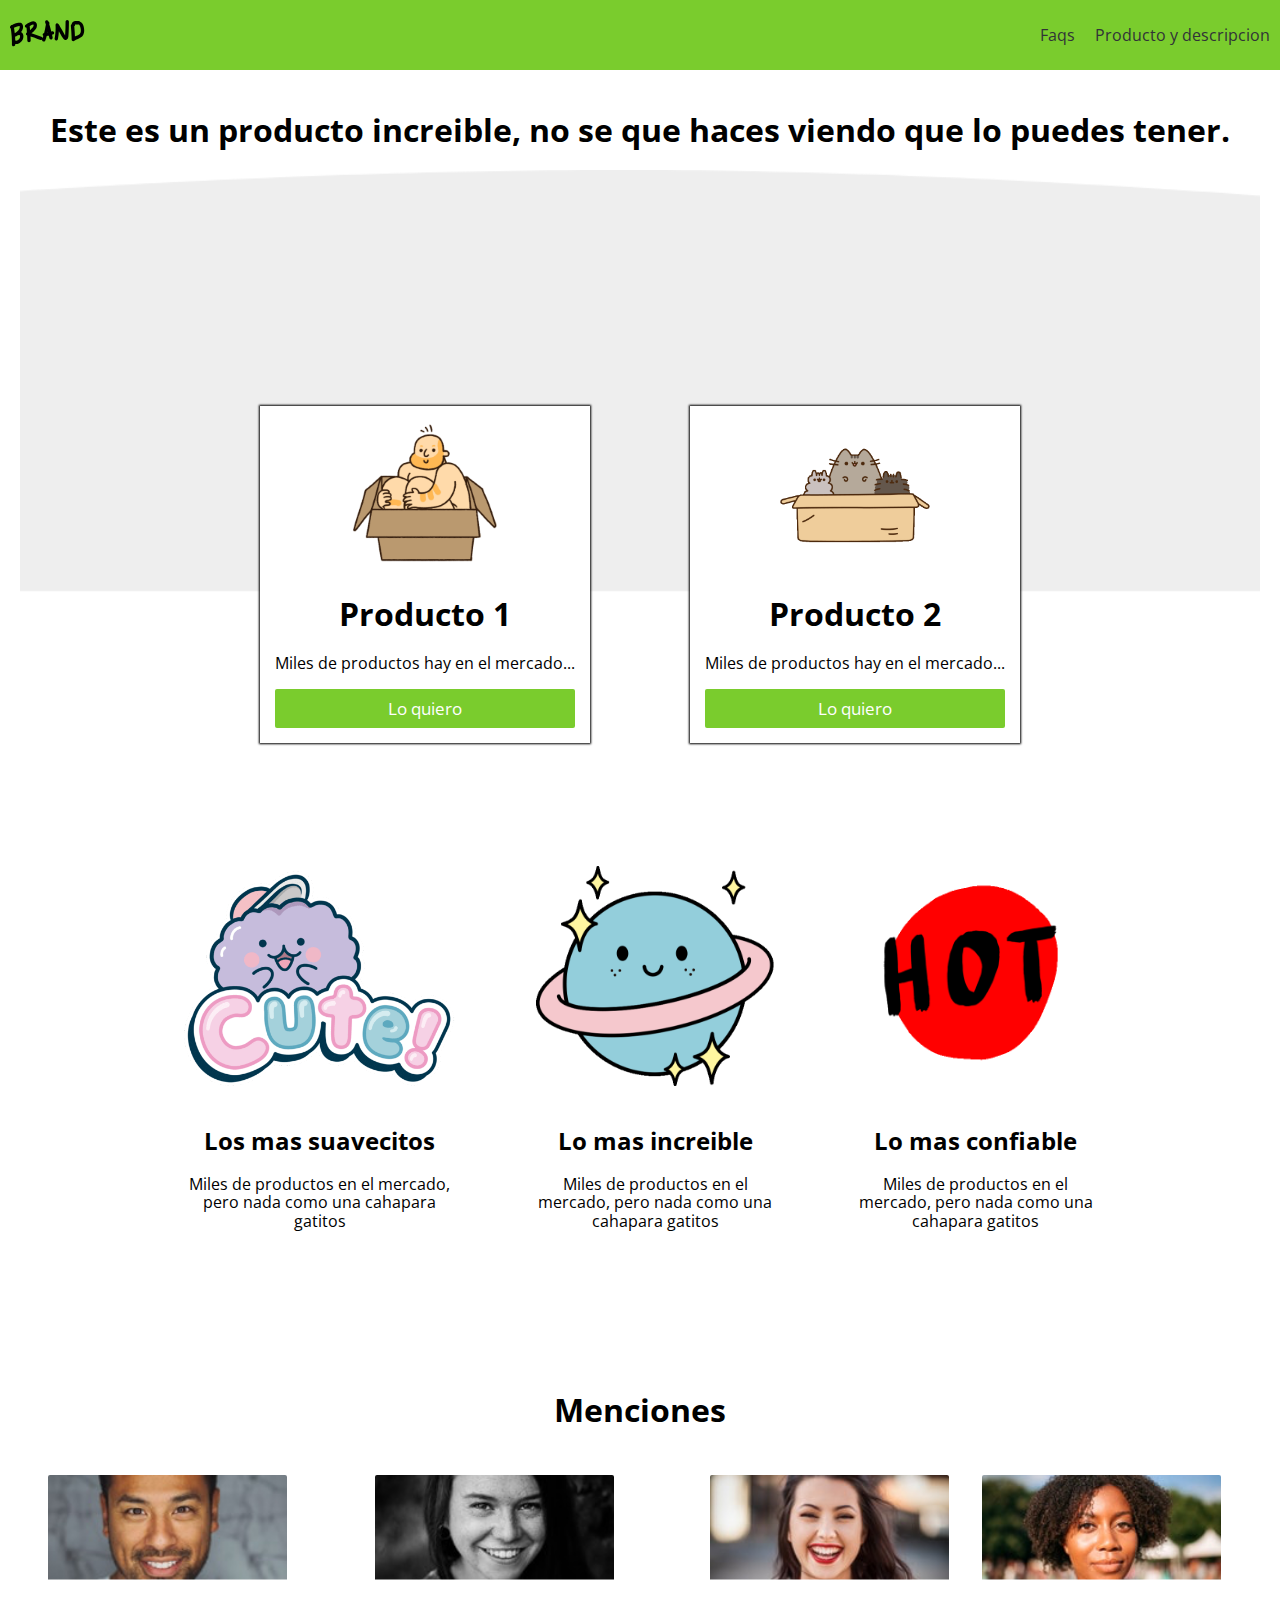
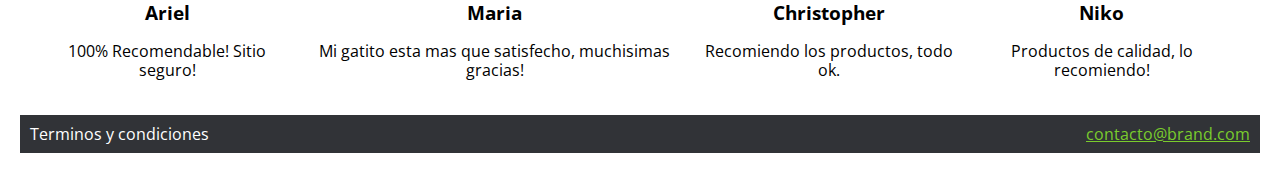
<file: index.html>
<!DOCTYPE html>
<html lang="es">
<head>
    <meta charset="UTF-8">
    <meta name="description" content="Este es un sitio de producto genial">
    <link rel="stylesheet" href="css/animation.css">
    <link rel="stylesheet" href="css/normalize.css">
    <link rel="stylesheet" href="css/estilos.css">
    <link rel="stylesheet" href="css/mobile.css">
    <title>Brand</title>
</head>
<body>
   <!--- Aqui empieza el navbar -->
  <nav class="fadeInDown">
    <div class="brand_image">
        <a href="index.html"><img src="images/logo.png" alt=""></a>
   </div>
   <div class="nav_options">
        <ul>
            <li><a href="#">Faqs</a></li>
            <li><a href="producto.html">Producto y descripcion</a></li>
        </ul>
    </div>
  </nav>
   <!---Aqui acaba el navbar -->
<div class="main_section fadeIn">
    <h1>
      Este es un producto increible, no se que haces viendo que lo puedes tener.
    </h1>
<!--- Inicio Productos -->
<div class="productos">
   <div class="products fadeInUp">
        <div class="content">
            <div class="img-product">
               <img src="images/box1.png" alt="">
            </div>
            <h1>Producto 1</h1>
            <p>Miles de productos hay en el mercado...</p>
            <a href="venta.html">
              <button class="main_button">
              Lo quiero</button>
            </a>
    </div>
</div>
<div class="products fadeInUp">
    <div class="content">
        <div class="img-product">
           <img src="images/box2.png" alt="">
           </div>
           <h1>Producto 2</h1>
           <p>Miles de productos hay en el mercado...</p>
           <a href="venta.html">
             <button class="main_button">
             Lo quiero</button>
           </a>
     </div>
   </div>
</div>
<!--- Fin de productos -->
<!--- Inicio Caracteristicas -->
<section>
<div class="caracteristicas">
      <div class="caracts">
        <div class="content2">
          <div class="img_content">
            <img src="images/b1.png"alt="">
          </div>
          <h2>Los mas suavecitos</h2>
          <p>Miles de productos en el mercado, pero nada como una cahapara gatitos</p>
        </div>
     </div>

     <div class="caracts">
        <div class="content2">
          <div class="img_content">
            <img src="images/b2.png"alt="">
          </div>
          <h2>Lo mas increible</h2>
          <p>Miles de productos en el mercado, pero nada como una cahapara gatitos</p>
        </div>
      </div>

      <div class="caracts">
        <div class="content2">
          <div class="img_content">
            <img src="images/b3.png"alt="">
          </div>
          <h2>Lo mas confiable</h2>
          <p>Miles de productos en el mercado, pero nada como una cahapara gatitos</p>
        </div>
      </div>
     </div>
    </section>
<!--- Fin de Caracteristicas -->
<!--- Inicio Menciones -->
<section>
<div class="title_mencion">
  <h1>Menciones</h1>
</div>
<div class="menciones" >
  <div class="mencion">
    <div class="content">
      <div class="image">
        <img src="images/p1.png"alt="">
      </div>
      <h3>Ariel</h3>
      <p>100% Recomendable! Sitio seguro!</p>
    </div>
  </div>
  <div class="mencion">
    <div class="content">
      <div class="image">
        <img src="images/p2.png"alt="">
      </div>
      <h3>Maria</h3>
      <p>Mi gatito esta mas que satisfecho, muchisimas gracias!</p>
    </div>
  </div>
  <div class="mencion">
    <div class="content">
      <div class="image">
        <img src="images/p3.png"alt="">
      </div>
      <h3>Christopher</h3>
      <p>Recomiendo los productos, todo ok.</p>
    </div>
  </div>
  <div class="mencion">
    <div class="content">
      <div class="image">
        <img src="images/p4.png"alt="">
      </div>
      <h3>Niko</h3>
      <p>Productos de calidad, lo recomiendo!</p>
    </div>
  </div>
</div>
</section>
<!--- Fin de Menciones -->
<!--- FOOTER -->
<footer>
  <div class="option">Terminos y condiciones</div>
  <div class="option contact"><a href="mailto:contacto@brand.com">contacto@brand.com</a></div>
</footer>
<!--- FOOTER -->
<script src="scripts/script.js"></script>
</body>
</html>
</file>
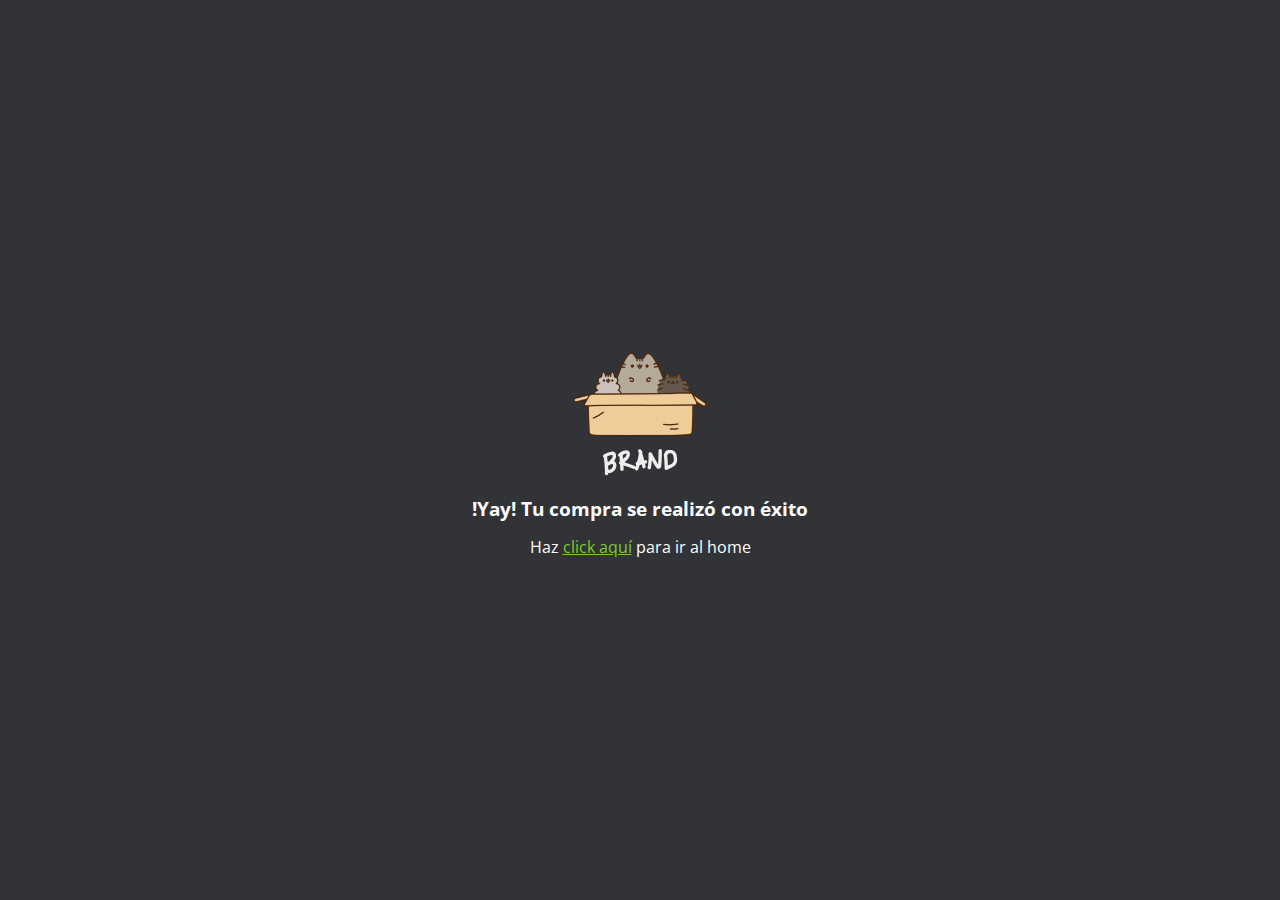
<file: exito.html>
<!DOCTYPE html>
<html lang="es" dir="ltr">
  <head>
    <meta charset="utf-8">
    <meta name="description" content="Este es un sitio de producto genial">
    <link rel="stylesheet" href="css/normalize.css">
    <link rel="stylesheet" href="css/estilos.css">
    <link rel="stylesheet" href="css/animation.css">
    <link rel="stylesheet" href="css/paypal.css">
    <title>Exito</title>
  </head>
  <body>
  <div class="content_paypal">
    <img src="images/box_brand.png" alt="">
    <h3>!Yay! Tu compra se realizó con éxito</h3>
    <p>Haz <a href="index.html">click aquí</a> para ir al home</p>

  </div>
  </body>
</html>
</file>
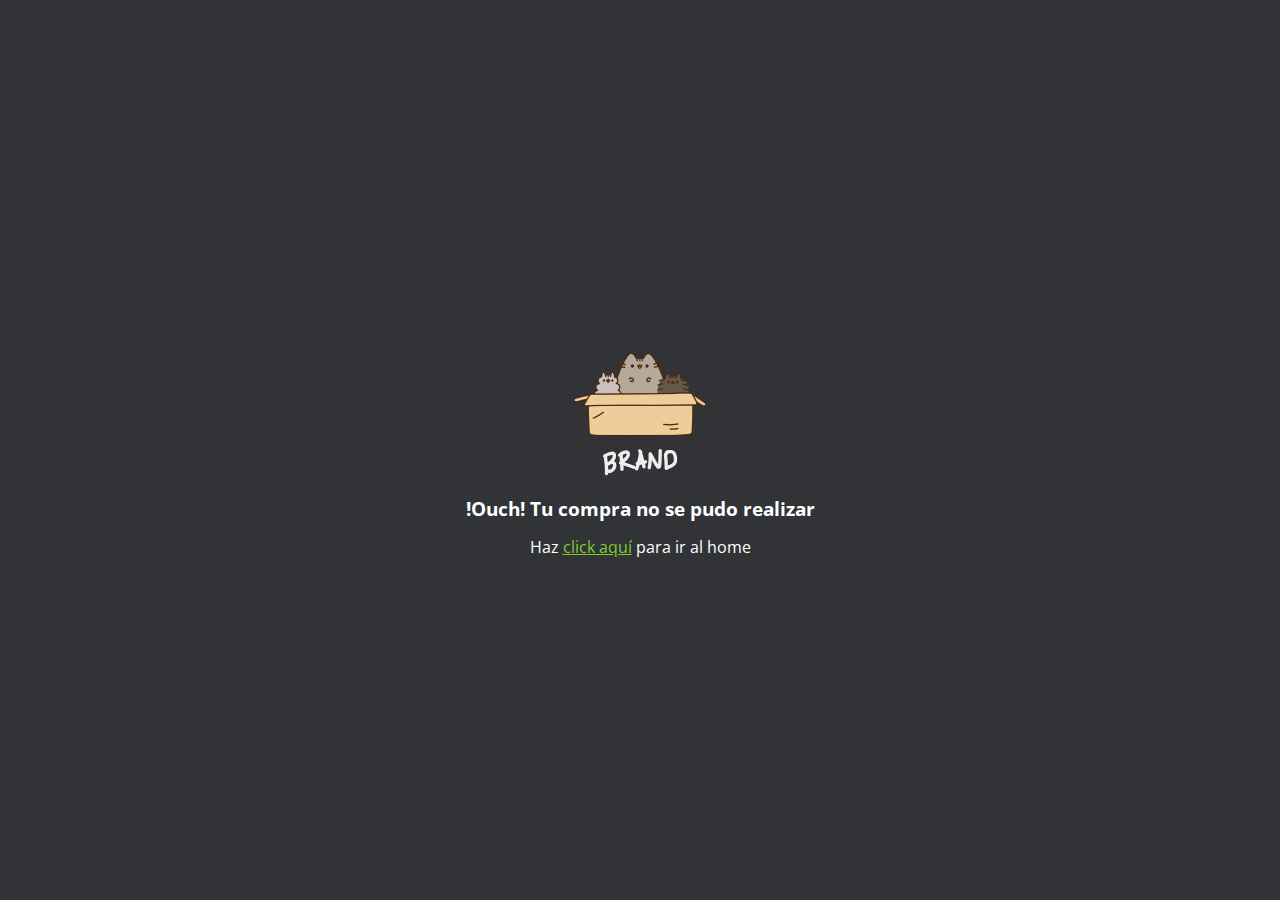
<file: falla.html>
<!DOCTYPE html>
<html lang="es" dir="ltr">
  <head>
    <meta charset="utf-8">
    <meta name="description" content="Este es un sitio de producto genial">
    <link rel="stylesheet" href="css/normalize.css">
    <link rel="stylesheet" href="css/estilos.css">
    <link rel="stylesheet" href="css/animation.css">
    <link rel="stylesheet" href="css/paypal.css">
    <title>Exito</title>
  </head>
  <body>
  <div class="content_paypal">
    <img src="images/box_brand.png" alt="">
    <h3>!Ouch! Tu compra no se pudo realizar</h3>
    <p>Haz <a href="index.html">click aquí</a> para ir al home</p>

  </div>
  </body>
</html>
</file>
<file: css/animation.css>
.fadeIn{
    -webkit-animation-duration: 4;
    animation-duration: 4s;
    animation-fill-mode: both;
    -webkit-animation-fill-mode: both;
    -webkit-animation-name: fadeIn;
    animation-name: fadeIn;
}

@keyframes fadeIn {
    from{
        opacity: 0;
    }
    to{
        opacity: 1;
    }
}

.fadeInDown{
    -webkit-animation-duration: 1s;
    animation-duration: 1s;
    animation-fill-mode: both;
    -webkit-animation-fill-mode: both;
    -webkit-animation-name: fadeInDown;
    animation-name: fadeInDown;  
}

@keyframes fadeInDown {
   from{
       opacity: 0;
       -webkit-transform: translate3d(0,-100%,0);
       transform: translate3d(0,-100%,0);
   }
   to{
       opacity: 1;
       -webkit-transform: translate3d:(0,0,0);
   }
}

.fadeInUp{
    -webkit-animation-duration: 1s;
    animation-duration: 1s;
    animation-fill-mode: both;
    -webkit-animation-fill-mode: both;
    -webkit-animation-name: fadeInUp;
    animation-name: fadeInUp;  
}

@keyframes fadeInUp {
   from{
       opacity: 0;
       -webkit-transform: translate3d(0,100%,0);
       transform: translate3d(0,100%,0);
   }
   to{
       opacity: 1;
       -webkit-transform: translate3d(0,0,0);
       transform: translate3d(0,0,0);
   }
}
</file>
<file: css/estilos.css>
/* ---------------------- Variables */
@import url('https://fonts.googleapis.com/css?family=Open+Sans:400,700&display=swap');
/* ---------------------- Variables */
:root{
--green-color:#7ACC2D;
--white-color:white;
--black-color:#313337;
--green-light: #55FF00;
/* Tipografiao */
--normal:var(--normal);
/* Espaciado */
--space:10px;
--space-2:20px;
/* Eos Shadow */
--box:0px 0 2px 1px black;
}

/* -------------------------------------------  */

html,body{
    padding:0px;
    margin:0px;
    font-size: var(--normal);
    font-family: 'Open Sans', sans-serif;
}

p, label{
  font-size: var(--normal);
}


nav{
    display: flex;
    background-color: var(--green-color);
    padding: var(--space);
    color: var(--white-color);
    justify-content: space-between;
    align-items: center;
}

nav ul{
    display: flex;
}

nav li{
    padding-left: 20px;
    list-style: none;
}

nav li a{
   color: var(--black-color);
   text-decoration: none;
}

nav li a:hover{
    color: var(--white-color);
}

/* --------------------------- Main Section */

.main_section{
    padding: 20px;
    text-align: center;
}

/* --------------------------- Productos */

.productos{
    justify-content: center;
    background-image: url(../images/curve.png);
    max-height: 50px;
    background-size: cover;
    background-position: center top;
    padding:15%;
    display:flex;
}

.products{
    padding: 50px;
    margin-top: -0px;
}
.products .content{
    background-color:var(--white-color);
    padding: 15px;
    box-shadow: var(--box);
}
.img-product{
    text-align: center;
}

.main_button{
    background-color:var(--green-color);
    width: 100%;
    padding: var(--space);
    font-size: 17px;
    color:var(--white-color);
    border:0;
    cursor: pointer;
    border-radius: 2px;
}

.main_button:hover{
    background-color:var(--green-light);
}

/* --------------------------- Caracteristicas */

.caracteristicas{
    background-size: cover;
    background-position: center ;
    padding: 10%;
    display: flex;
  }

  .caracts{
    margin-right: 40px;
    margin-left: 40px;
    margin-top: 150px;
  }

  .img_content{
    text-align: center;
    margin-bottom: 38px;
  }

  /* --------------------- Menciones */
  .title_mencion{
    text-align: center;
  }
  .menciones{
    background-size: cover;
    background-position: center ;
    padding: 20px;
    display: flex;
    justify-content: center;
  }
  .contenth3{
    text-align: center;
    font: Bold 17px/23px Open Sans;
    letter-spacing: 0;
    color: #313337;
    opacity: 1;
  }
  .contentp{
    text-align: left;
    font: Regular 12px/17px Open Sans;
    letter-spacing: 0;
    color: #313337;
    opacity: 1;
  }
  .mencion .content{
    background-color: var(--white-color);
    padding: 0px;
    border-radius: 2px;
    margin: 5px;
  }

  /* --------------------- Ventas */

  .modulo_pago{
  background-color:var(--white-color);
  box-shadow: var(--box);
  padding:var(--space-2);
  }

.modulo_pago_images{
  max-width: 150px;
  text-align: center;
  width: 100%;
  margin:auto;
}

.data{
  margin-top: var(--space);
  width: 100%;
  height: 35px;
  border-radius: 2px;
  border: 1px solid var(--black-color);
  box-sizing: border-box;
}

.modulo_pago .main_button{
  margin-top: 10px;
}
  /* --------------------- Footer */

footer{
    display: flex;
    justify-content: space-between;
    font-size: var(--normal);
    background-color: var(--black-color);
    padding: var(--space);
    color: var(--white-color);
  }

.contact a{
  color: var(--green-color);
}
</file>
<file: css/mobile.css>
@media (max-width: 600px) {

    .productos{
        display: inherit;
        height: auto;
    }
    .products{
        margin-top: auto;
    }
    .main_section{
        padding: 4%;
    }
    .caracteristicas, .menciones{
        display: inherit
    }
}
</file>
<file: css/paypal.css>
body{
  background-color: var(--black-color);
  text-align: center;
  color: var(--white-color);
  display:flex;
  justify-content: center;
  align-items: center;
  height: 100vh;
}

.content_paypal a{
  color: var(--green-color);
}
</file>
